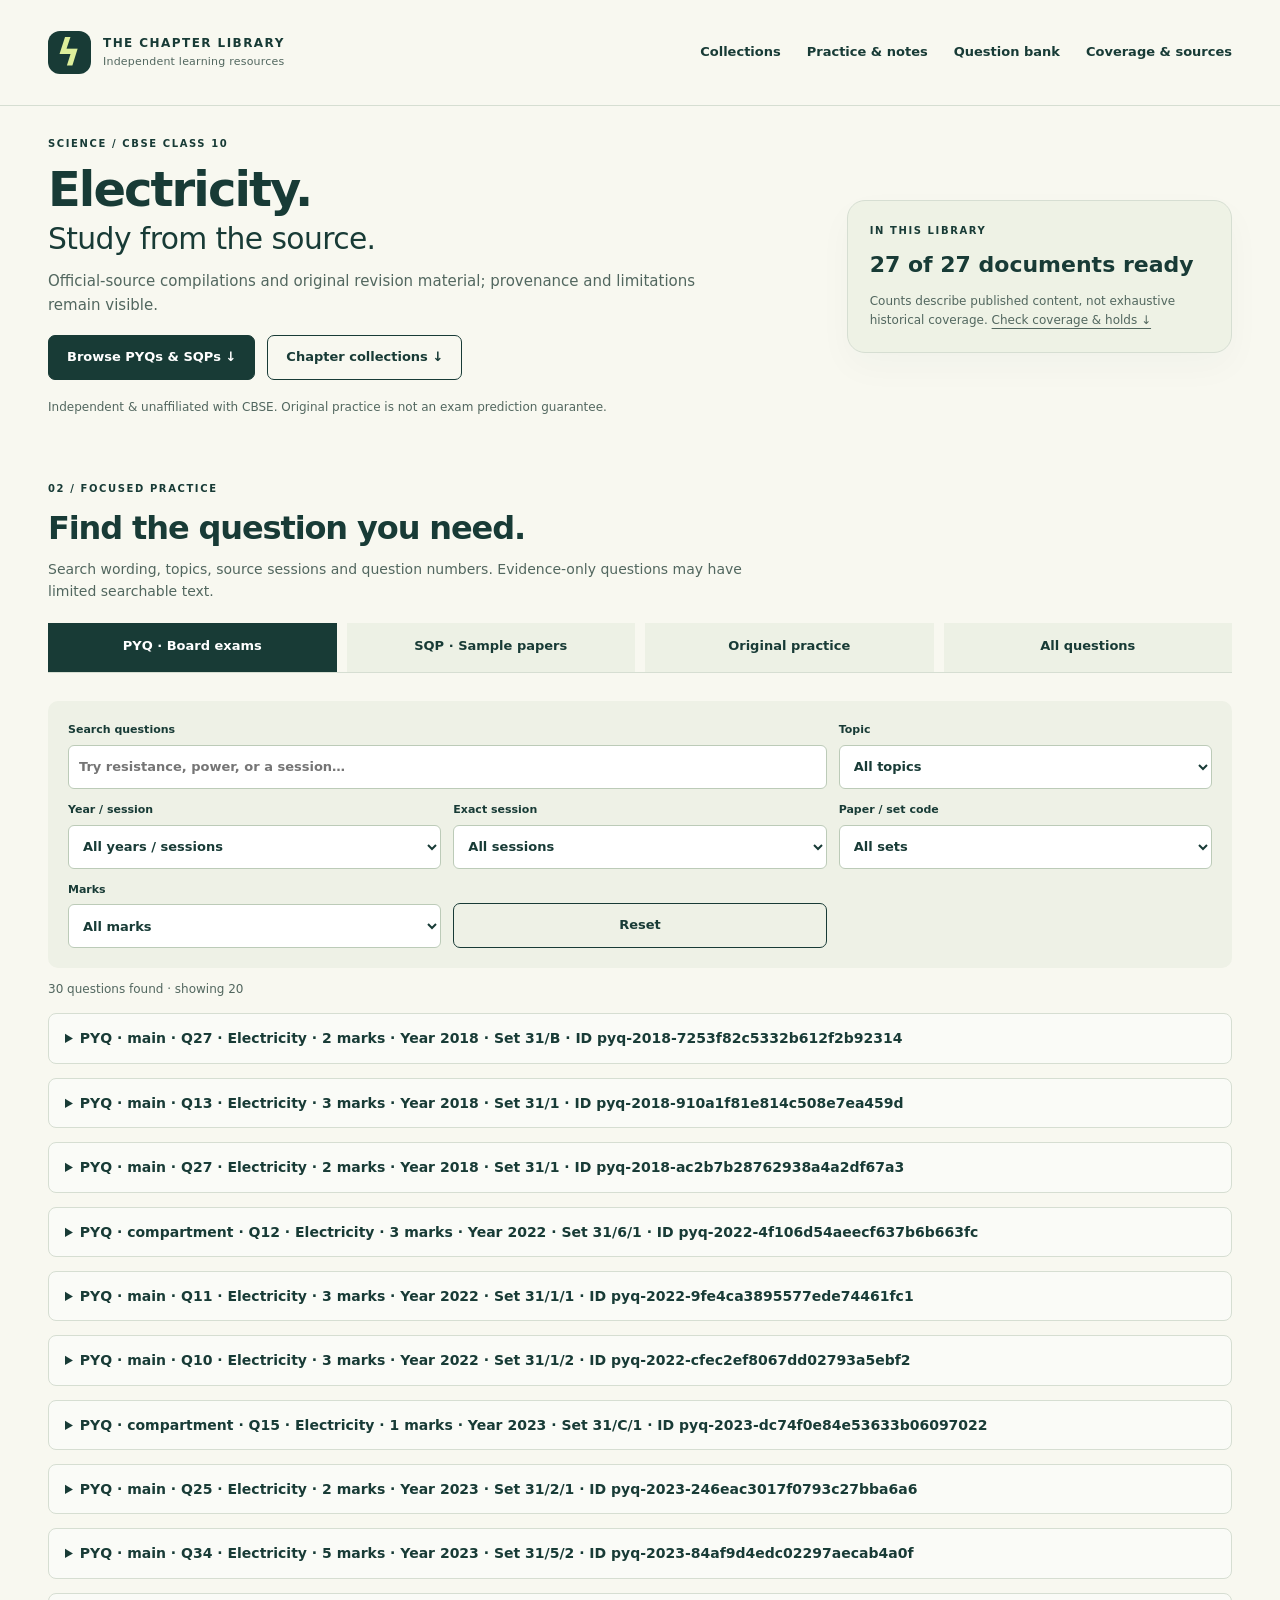
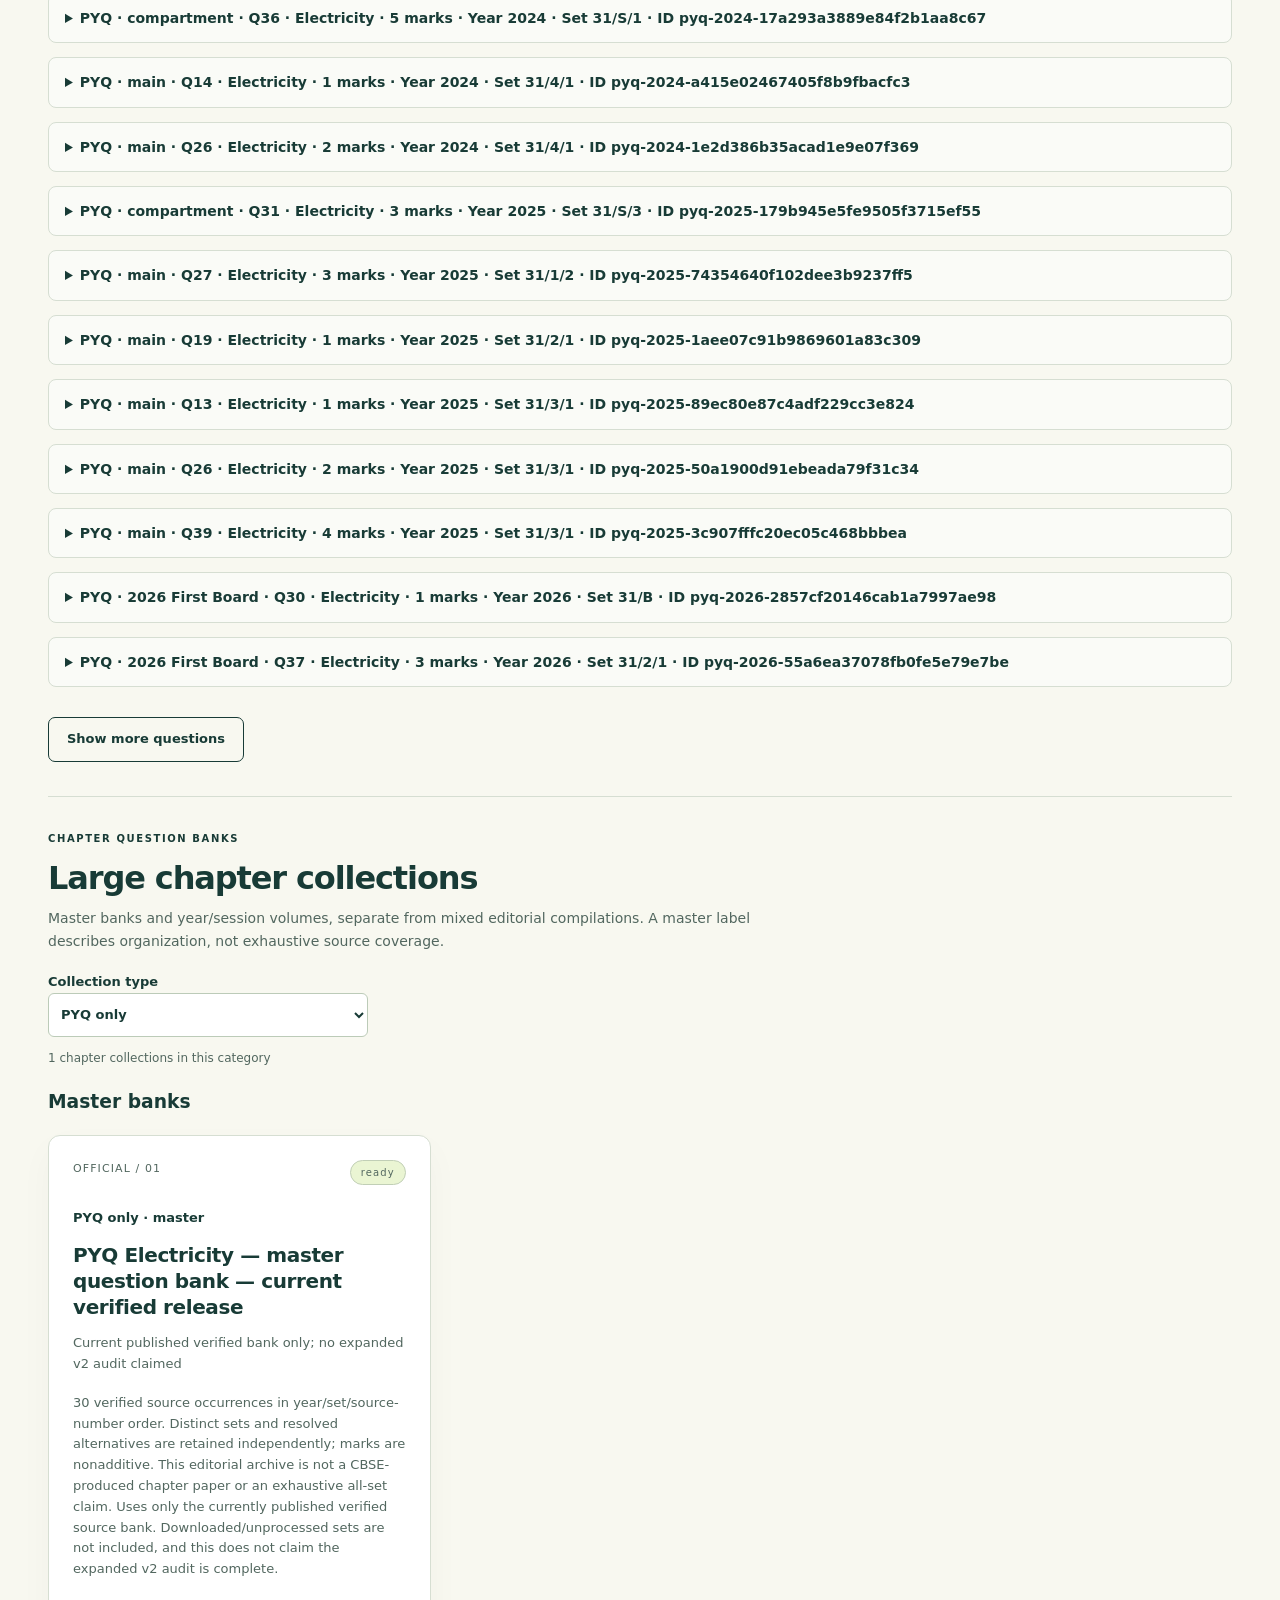
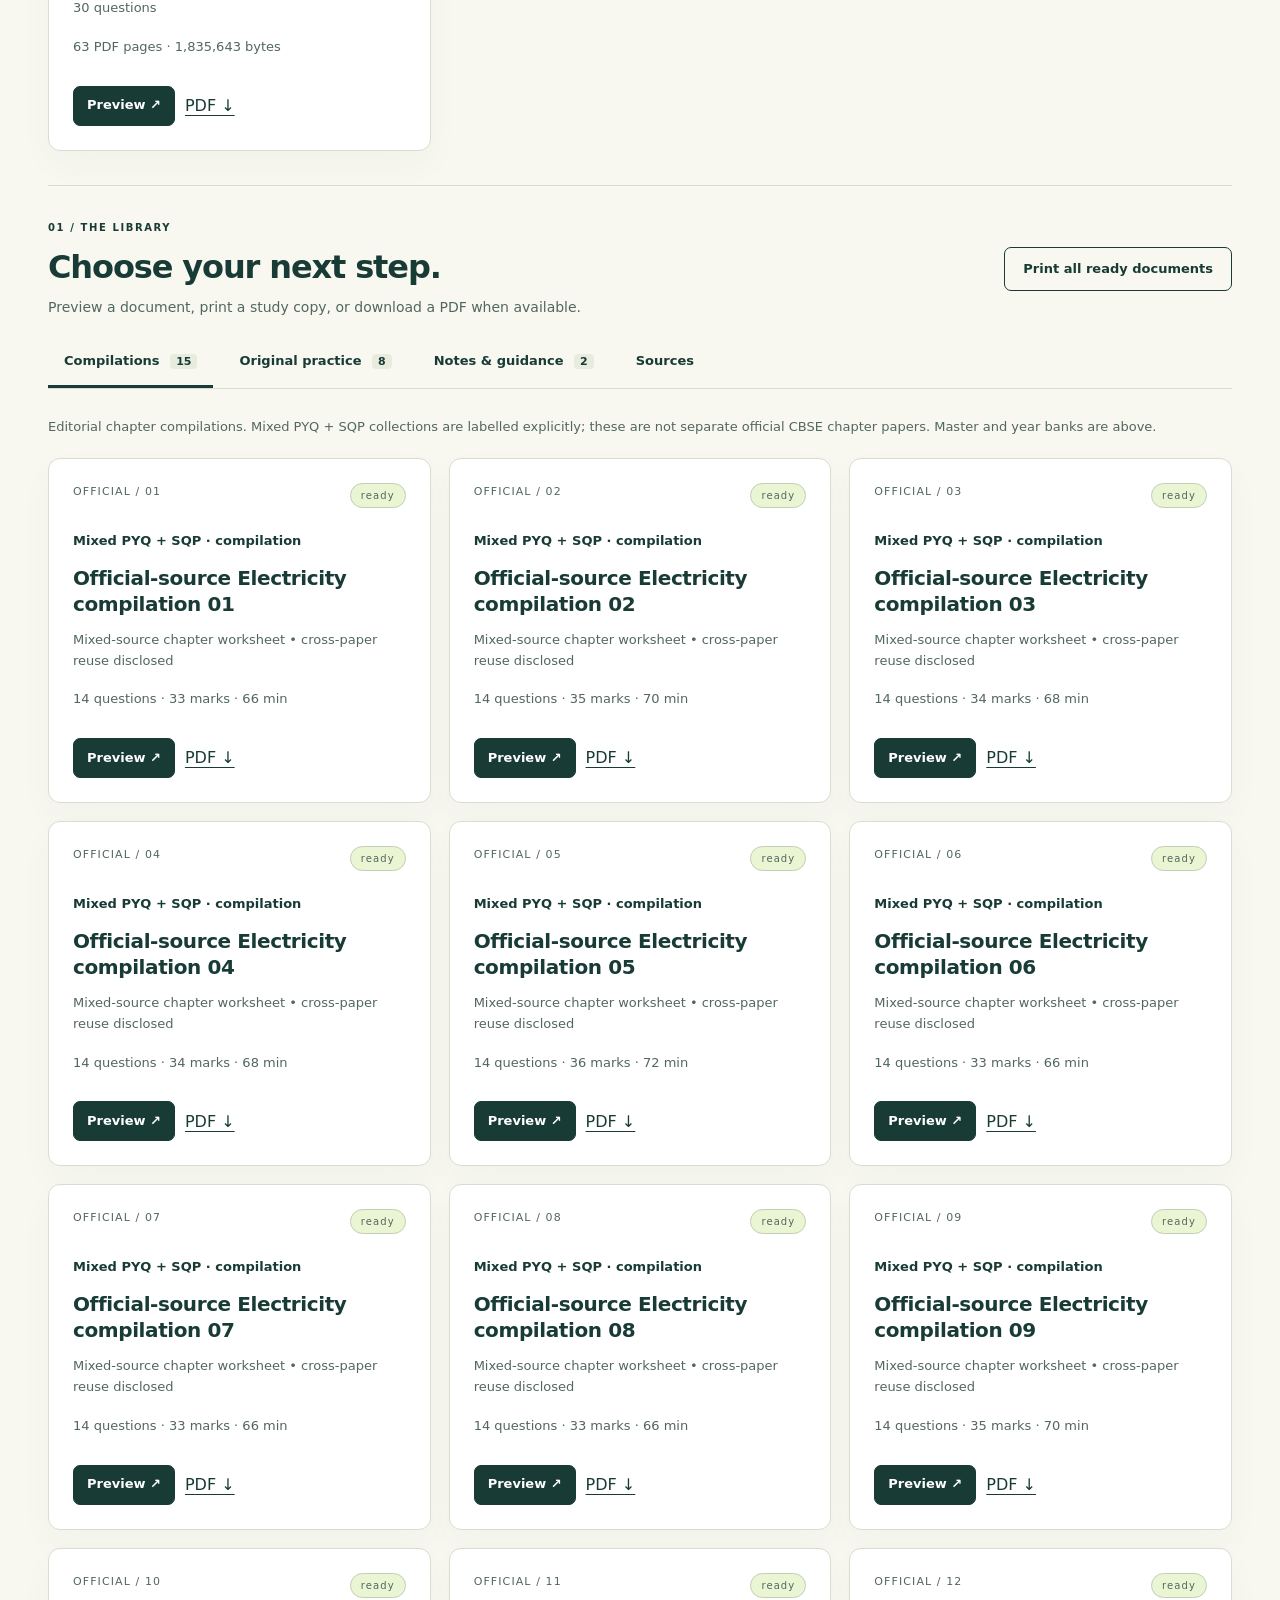
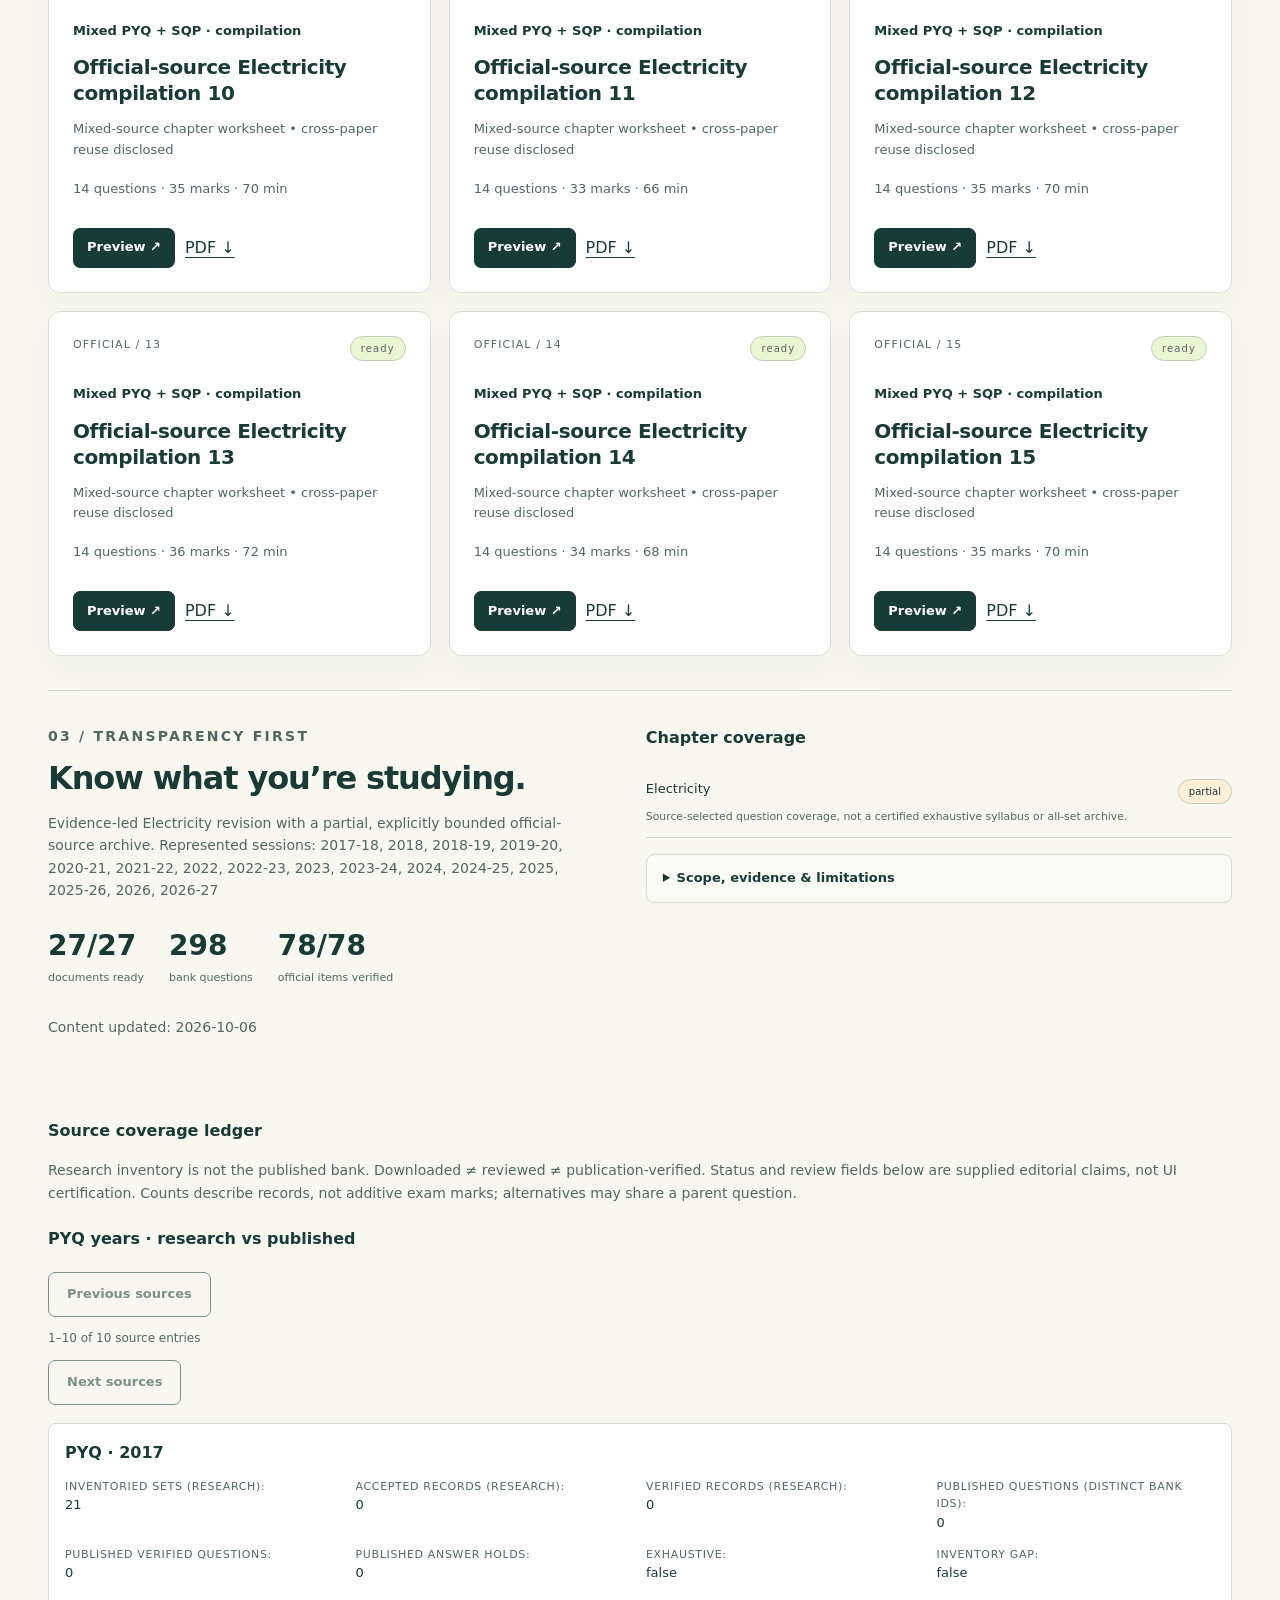
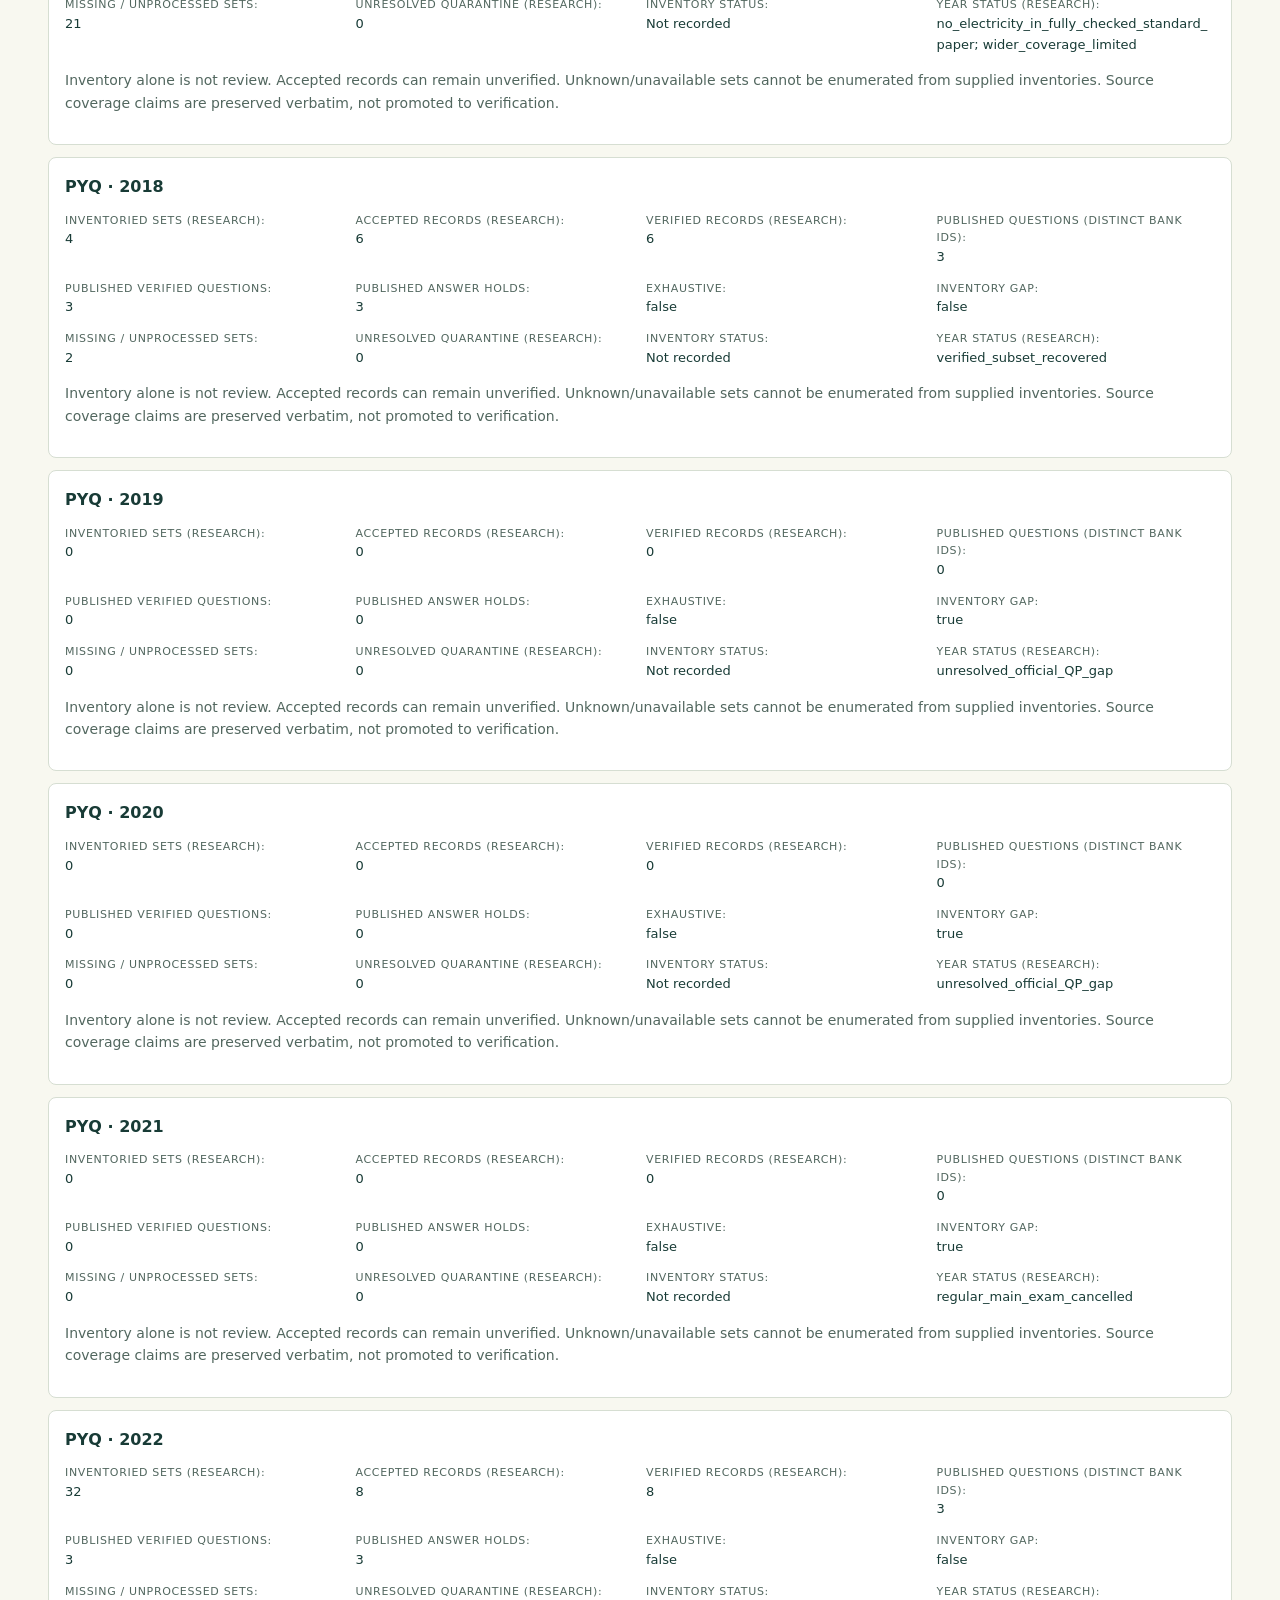
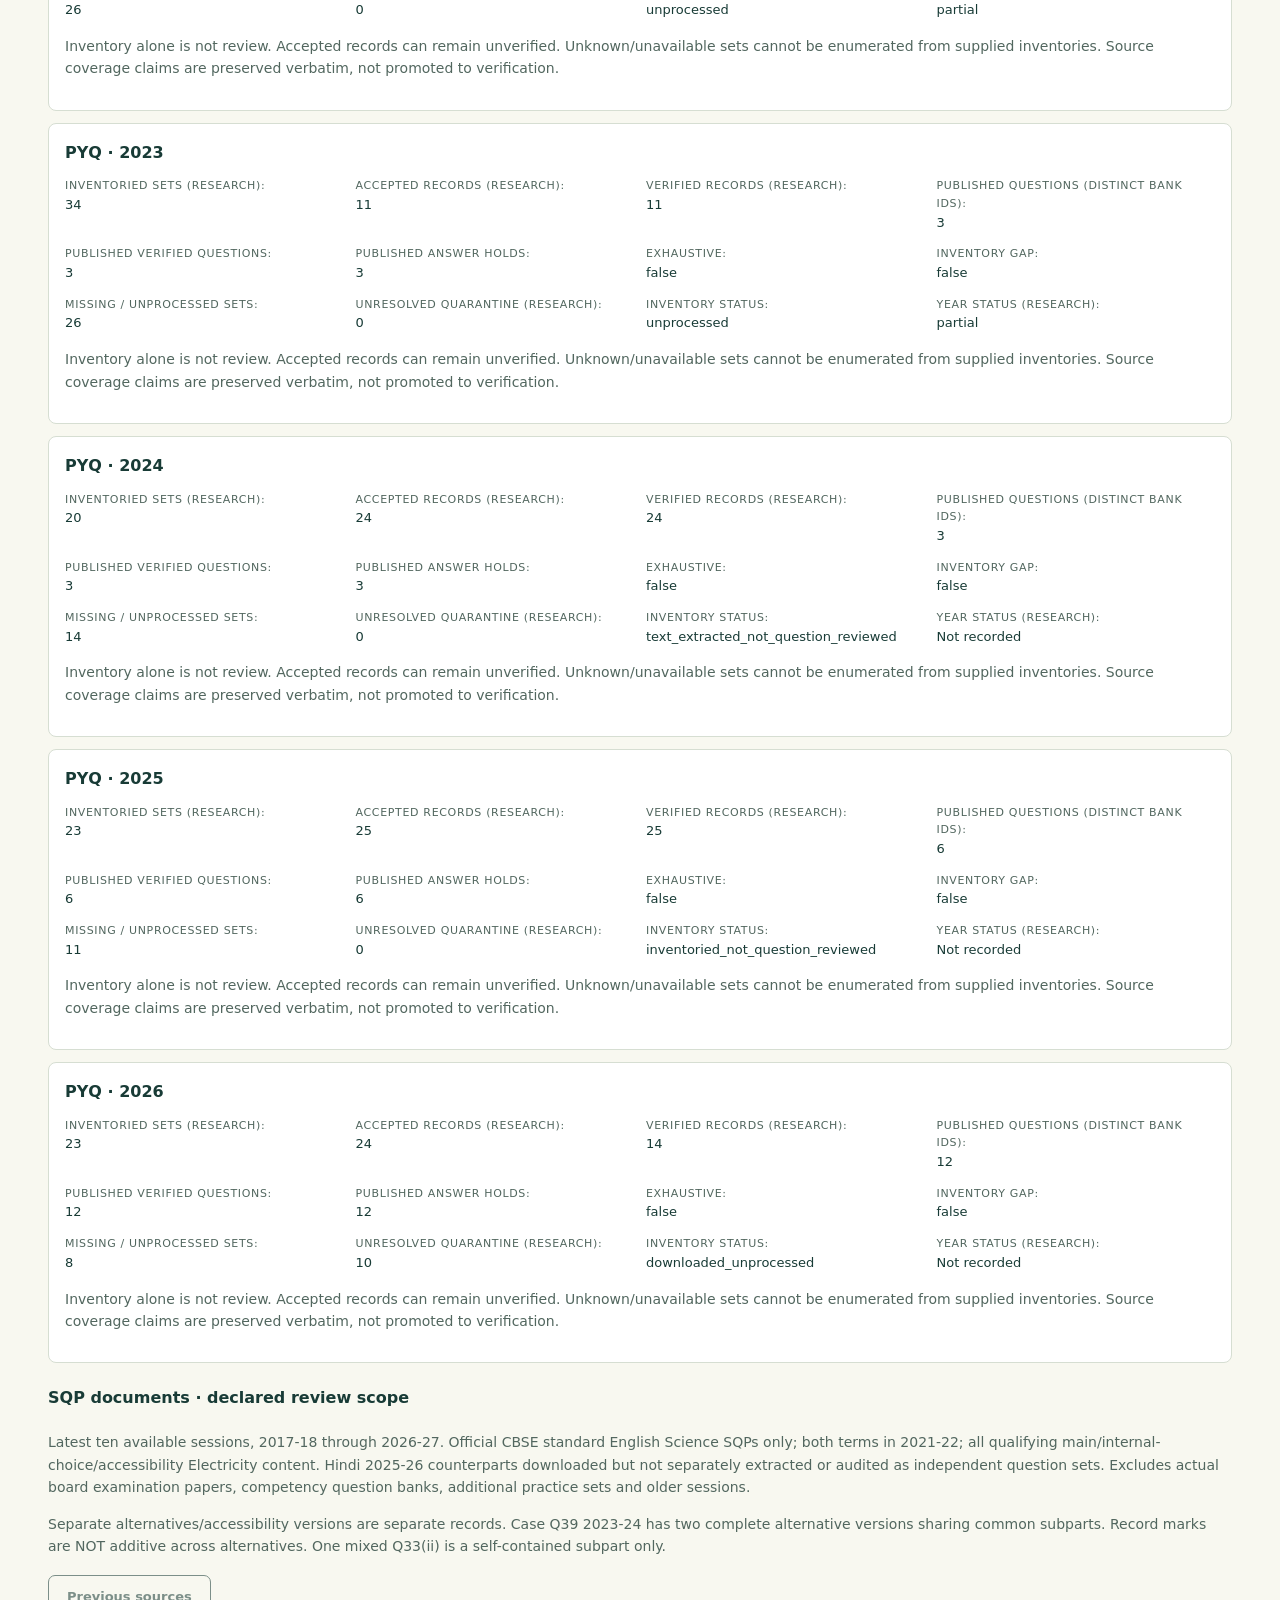
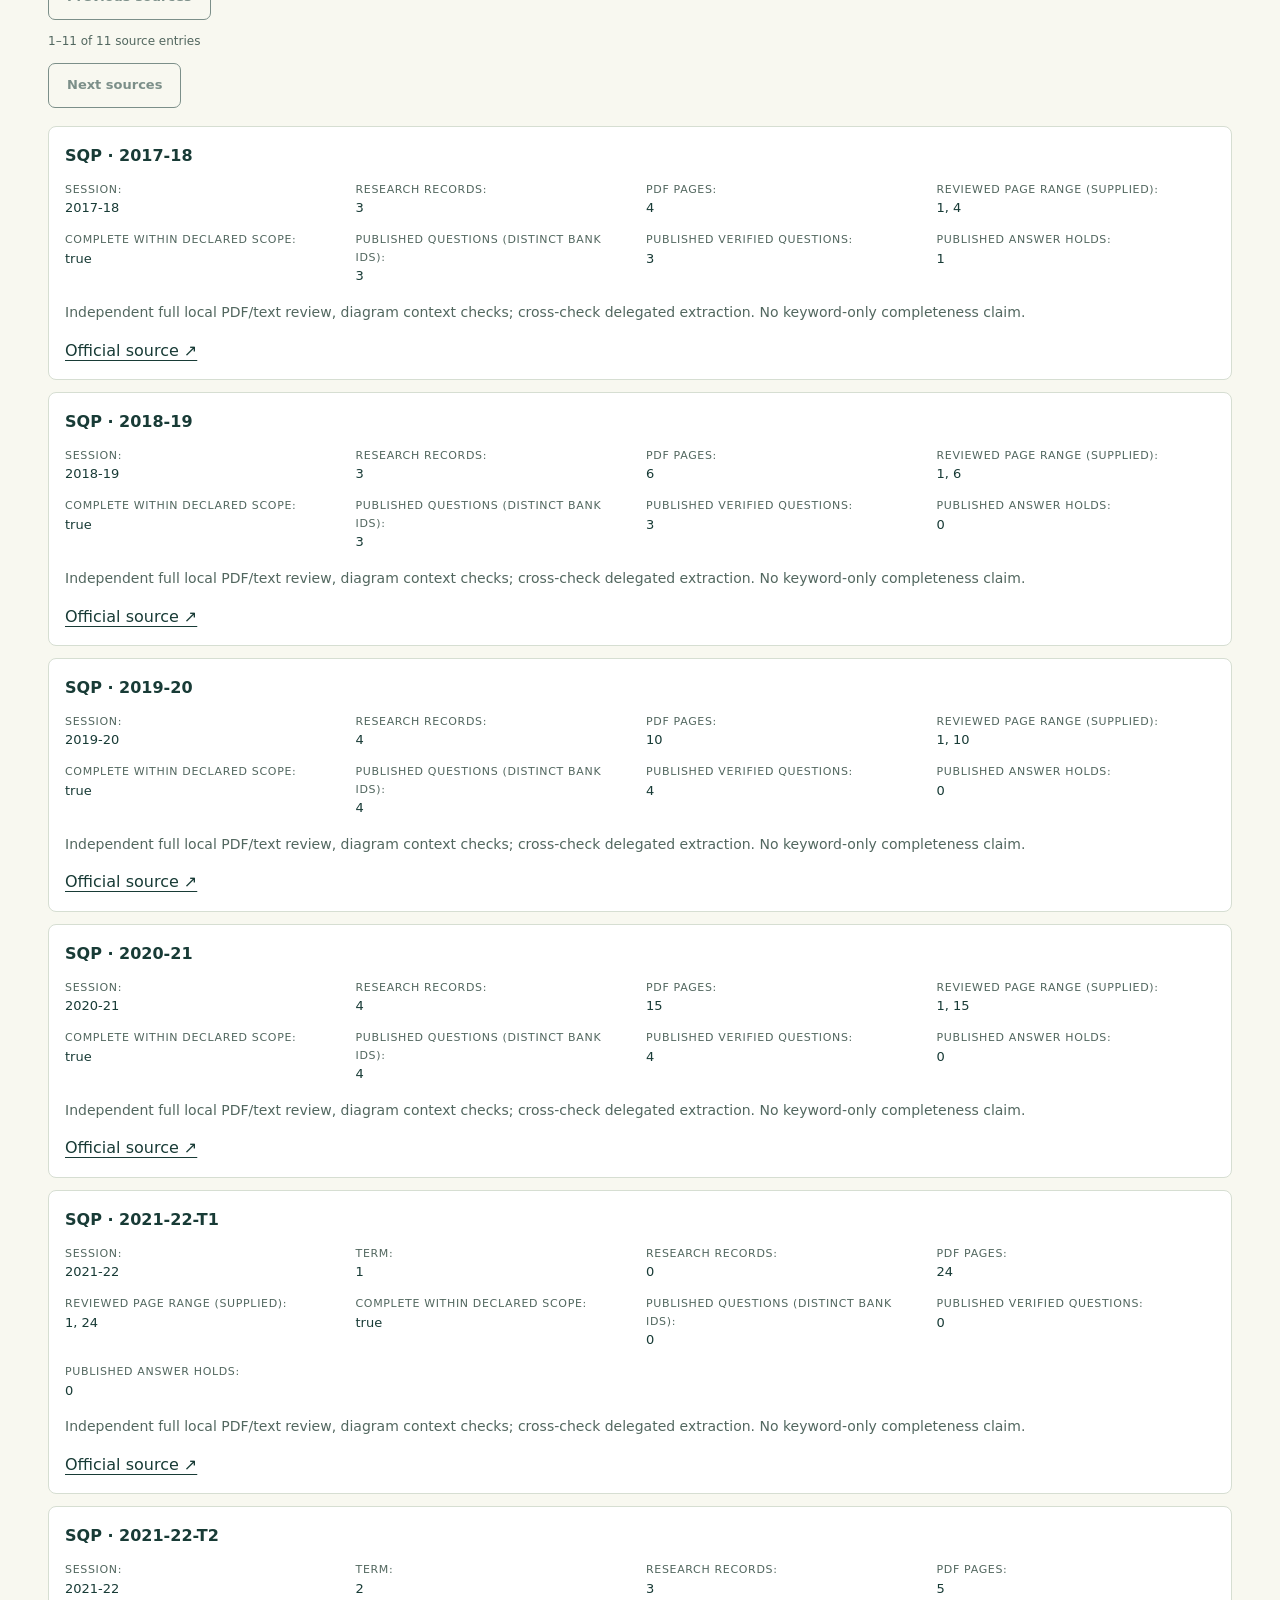
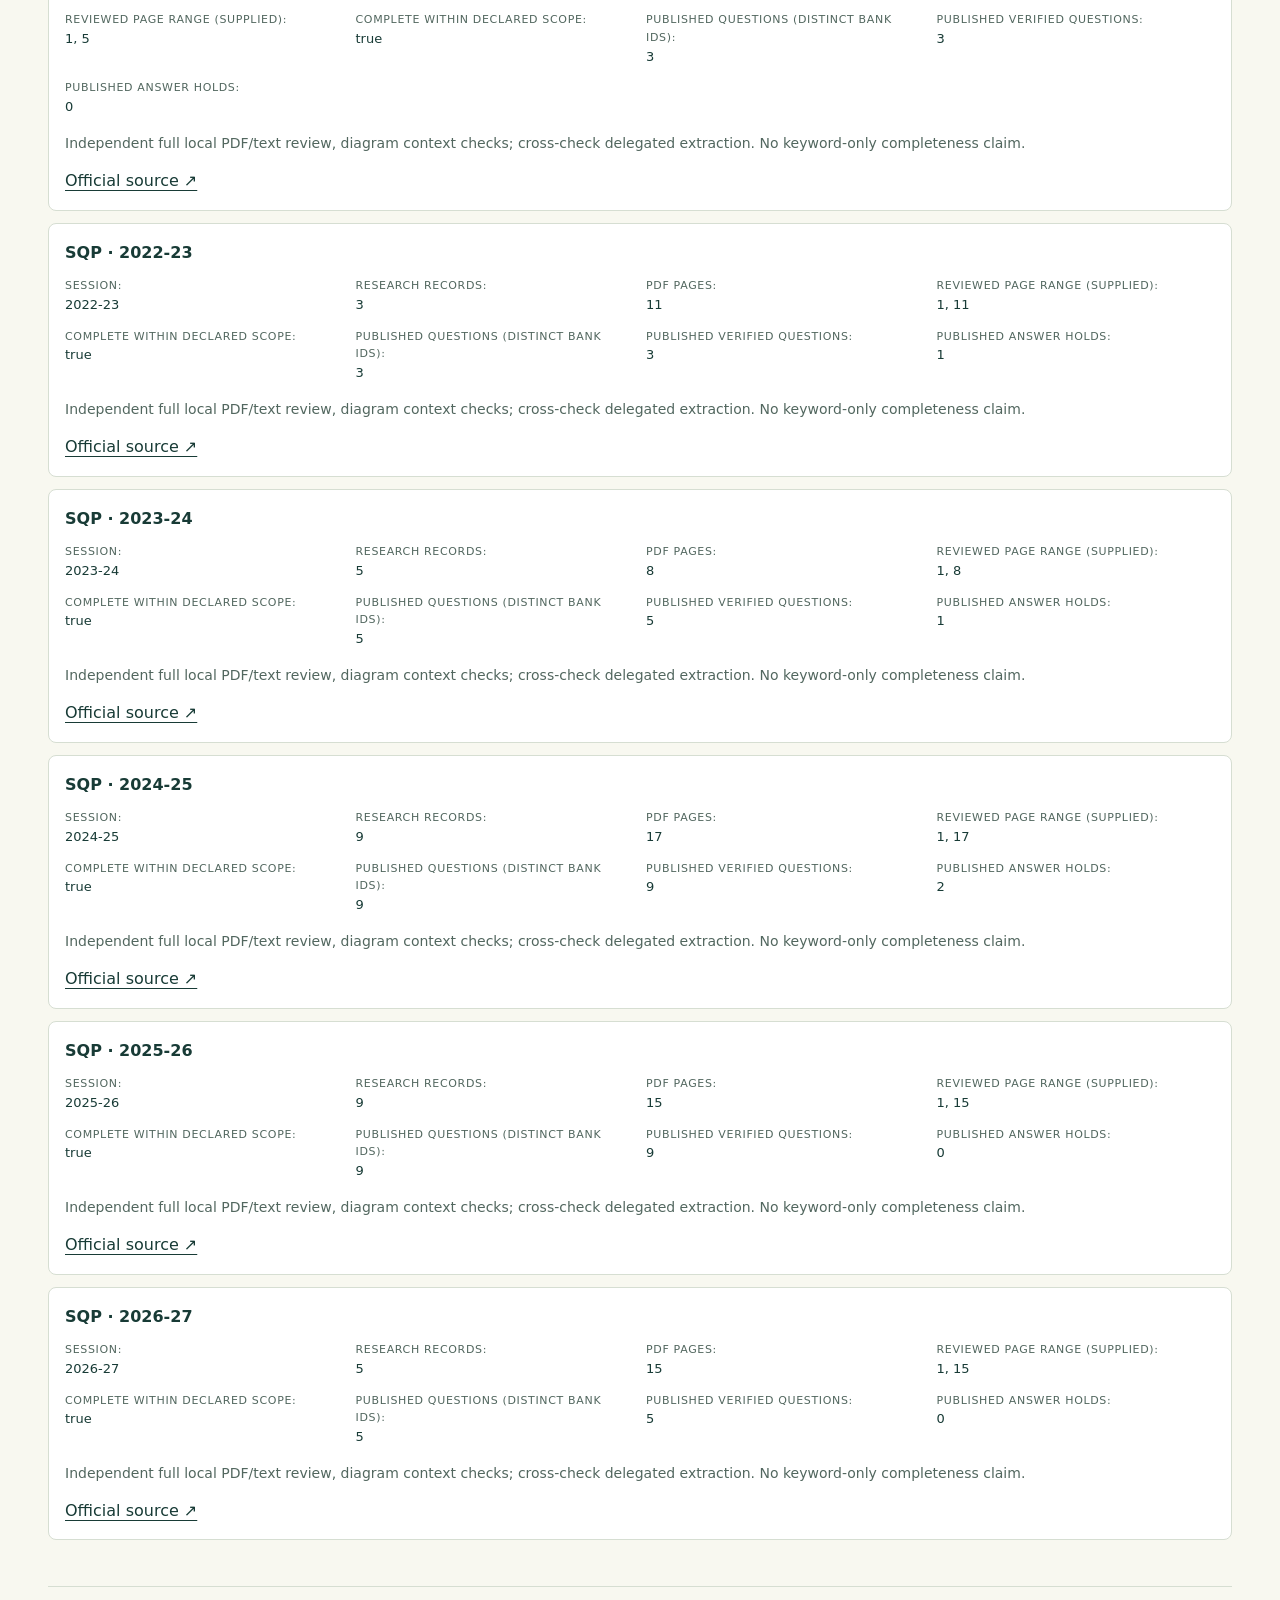
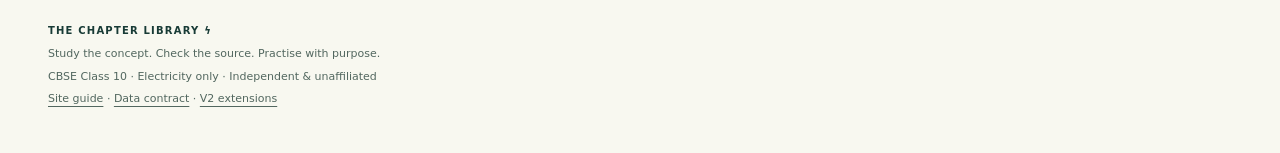
<file: site/index.html>
<!doctype html>
<html lang="en">
<head>
  <meta charset="utf-8">
  <meta name="viewport" content="width=device-width,initial-scale=1">
  <meta name="description" content="Independent, evidence-led CBSE Class 10 Electricity revision: official question compilations, original practice and detailed notes.">
  <meta name="theme-color" content="#153d37">
  <title>Electricity · Class 10 study library</title>
  <link rel="icon" href="favicon.svg" type="image/svg+xml">
  <link rel="stylesheet" href="styles.css">
  <script type="module" src="app.js"></script>
</head>
<body>
<a class="skip" href="#main">Skip to content</a>
<header class="site-header"><a class="brand" href="#library"><span class="brand-icon" aria-hidden="true">ϟ</span><span>THE CHAPTER LIBRARY<small>Independent learning resources</small></span></a><nav aria-label="Main"><a href="#collections">Collections</a><a href="#library">Practice & notes</a><a href="#bank">Question bank</a><a href="#coverage">Coverage & sources</a></nav></header>
<main id="main">
<section class="hero" aria-labelledby="hero-title"><div><p class="eyebrow">SCIENCE / CBSE CLASS 10</p><h1 id="hero-title">Electricity.<span> Study from the source.</span></h1><p id="intro" class="hero-intro">Evidence-led revision, one chapter at a time.</p><div class="hero-actions"><a class="button primary" href="#bank">Browse PYQs & SQPs ↓</a><a class="button secondary" href="#collections">Chapter collections ↓</a></div><p class="hero-foot">Independent & unaffiliated with CBSE. Original practice is not an exam prediction guarantee.</p></div><aside class="study-map" aria-label="Publication status"><p class="eyebrow">IN THIS LIBRARY</p><p id="inventory-summary" role="status">Loading publication status…</p><p class="small">Counts describe published content, not exhaustive historical coverage. <a href="#coverage">Check coverage & holds ↓</a></p></aside></section>
<div id="load-status" role="status" class="notice">Loading the study library…</div>
<section id="bank" class="section bank" aria-labelledby="bank-title"><div class="section-heading"><div><p class="eyebrow">02 / FOCUSED PRACTICE</p><h2 id="bank-title">Find the question you need.</h2><p>Search wording, topics, source sessions and question numbers. Evidence-only questions may have limited searchable text.</p></div></div><div class="tabs bank-tabs" role="tablist" aria-label="Question banks"><button role="tab" id="bank-tab-pyq" data-bank="PYQ" aria-selected="true" aria-controls="bank-panel">PYQ · Board exams</button><button role="tab" id="bank-tab-sqp" data-bank="SQP" aria-selected="false" aria-controls="bank-panel" tabindex="-1">SQP · Sample papers</button><button role="tab" id="bank-tab-original" data-bank="original" aria-selected="false" aria-controls="bank-panel" tabindex="-1">Original practice</button><button role="tab" id="bank-tab-all" data-bank="all" aria-selected="false" aria-controls="bank-panel" tabindex="-1">All questions</button></div><div id="bank-panel" role="tabpanel" aria-labelledby="bank-tab-pyq"><form class="filters" id="search-form" role="search"><label class="search-field">Search questions<input id="search" type="search" placeholder="Try resistance, power, or a session…" autocomplete="off"></label><label>Topic<select id="topic"><option value="">All topics</option></select></label><label>Year / session<select id="year"><option value="">All years / sessions</option></select></label><label>Exact session<select id="session"><option value="">All sessions</option></select></label><label>Paper / set code<select id="paper-code"><option value="">All sets</option></select></label><label>Marks<select id="marks"><option value="">All marks</option></select></label><button class="button secondary" type="reset">Reset</button></form><p id="results-status" role="status" aria-live="polite" class="small"></p><div id="question-results"></div><button id="more-results" class="button secondary" hidden>Show more questions</button></div></section>
<section id="collections" class="section" aria-labelledby="collections-title"><div class="section-heading"><div><p class="eyebrow">CHAPTER QUESTION BANKS</p><h2 id="collections-title">Large chapter collections</h2><p>Master banks and year/session volumes, separate from mixed editorial compilations. A master label describes organization, not exhaustive source coverage.</p></div></div><label class="collection-filter">Collection type<select id="collection-type"><option value="pyq">PYQ only</option><option value="sqp">SQP only</option><option value="mixed">Mixed PYQ + SQP</option><option value="all">All collection types</option></select></label><div id="collections-panel" aria-live="polite"></div></section>
<section id="library" class="section" aria-labelledby="library-title"><div class="section-heading"><div><p class="eyebrow">01 / THE LIBRARY</p><h2 id="library-title">Choose your next step.</h2><p>Preview a document, print a study copy, or download a PDF when available.</p></div><button id="print-all" class="button secondary" disabled>Print all ready documents</button></div><div class="tabs" role="tablist" aria-label="Library categories"><button role="tab" id="tab-official" aria-selected="true" aria-controls="library-panel" data-kind="official">Compilations <span id="count-official">0</span></button><button role="tab" id="tab-practice" aria-selected="false" aria-controls="library-panel" tabindex="-1" data-kind="practice">Original practice <span id="count-practice">0</span></button><button role="tab" id="tab-notes" aria-selected="false" aria-controls="library-panel" tabindex="-1" data-kind="notes">Notes & guidance <span id="count-notes">0</span></button><button role="tab" id="tab-sources" aria-selected="false" aria-controls="library-panel" tabindex="-1" data-kind="sources">Sources</button></div><div role="tabpanel" id="library-panel" aria-labelledby="tab-official" tabindex="0"></div></section>
<section id="reader" class="section reader" aria-labelledby="reader-title" hidden><div class="section-heading"><div><p class="eyebrow">DOCUMENT PREVIEW</p><h2 id="reader-title" tabindex="-1">Document</h2></div><button id="close-reader" class="button secondary">Close preview</button></div><div id="reader-actions" class="reader-actions"></div><div id="pdf-preview"></div><div id="reader-pagination"></div><div id="reader-body"></div></section>

<section id="coverage" class="section coverage" aria-labelledby="coverage-title"><div><p class="eyebrow">03 / TRANSPARENCY FIRST</p><h2 id="coverage-title">Know what you’re studying.</h2><p id="coverage-summary"></p><div id="coverage-counts" class="coverage-counts"></div><p id="updated" class="small"></p></div><div><h3>Chapter coverage</h3><ul id="topic-coverage" class="coverage-list"></ul><details><summary>Scope, evidence & limitations</summary><ul id="limitations"></ul><p>This is an independent study resource, not an official CBSE publication or a complete archive. Official compilations select Electricity questions from source papers; they are not full Science papers. Original practice is not an assurance of future exam questions.</p><p>Source images preserve original diagrams and mathematical typography. Any transcription is supplementary. Verification labels describe editorial checks, not CBSE endorsement.</p></details></div><div id="source-coverage" class="source-coverage"></div></section>
</main>
<footer><span class="brand-word">THE CHAPTER LIBRARY <span aria-hidden="true">ϟ</span></span><p>Study the concept. Check the source. Practise with purpose.</p><p>CBSE Class 10 · Electricity only · Independent & unaffiliated</p><a href="README.md">Site guide</a> · <a href="CONTRACT.md">Data contract</a> · <a href="V2_CONTRACT.md">V2 extensions</a></footer>
<dialog id="image-dialog" aria-labelledby="zoom-title"><div class="zoom-toolbar"><h2 id="zoom-title">Original evidence</h2><button id="zoom-close" class="button primary" type="button" autofocus>Close · Esc</button><button id="zoom-fit" class="button secondary" type="button">Fit</button><button id="zoom-actual" class="button secondary" type="button">100%</button><button id="zoom-out" class="button secondary" type="button" aria-label="Zoom out">−</button><button id="zoom-in" class="button secondary" type="button" aria-label="Zoom in">+</button><output id="zoom-status" aria-live="polite"></output><a id="zoom-original" target="_blank" rel="noopener noreferrer">Open original ↗</a></div><div id="zoom-viewport" tabindex="0" aria-label="Scrollable original image"><img id="zoom-image" alt=""></div></dialog>
<div id="print-output" aria-hidden="true"></div>
<noscript><div class="notice">JavaScript is required to load the document library and search. Read the <a href="data/content.json">content data</a> or enable JavaScript. No external runtime services are used.</div></noscript>
</body></html>
</file>
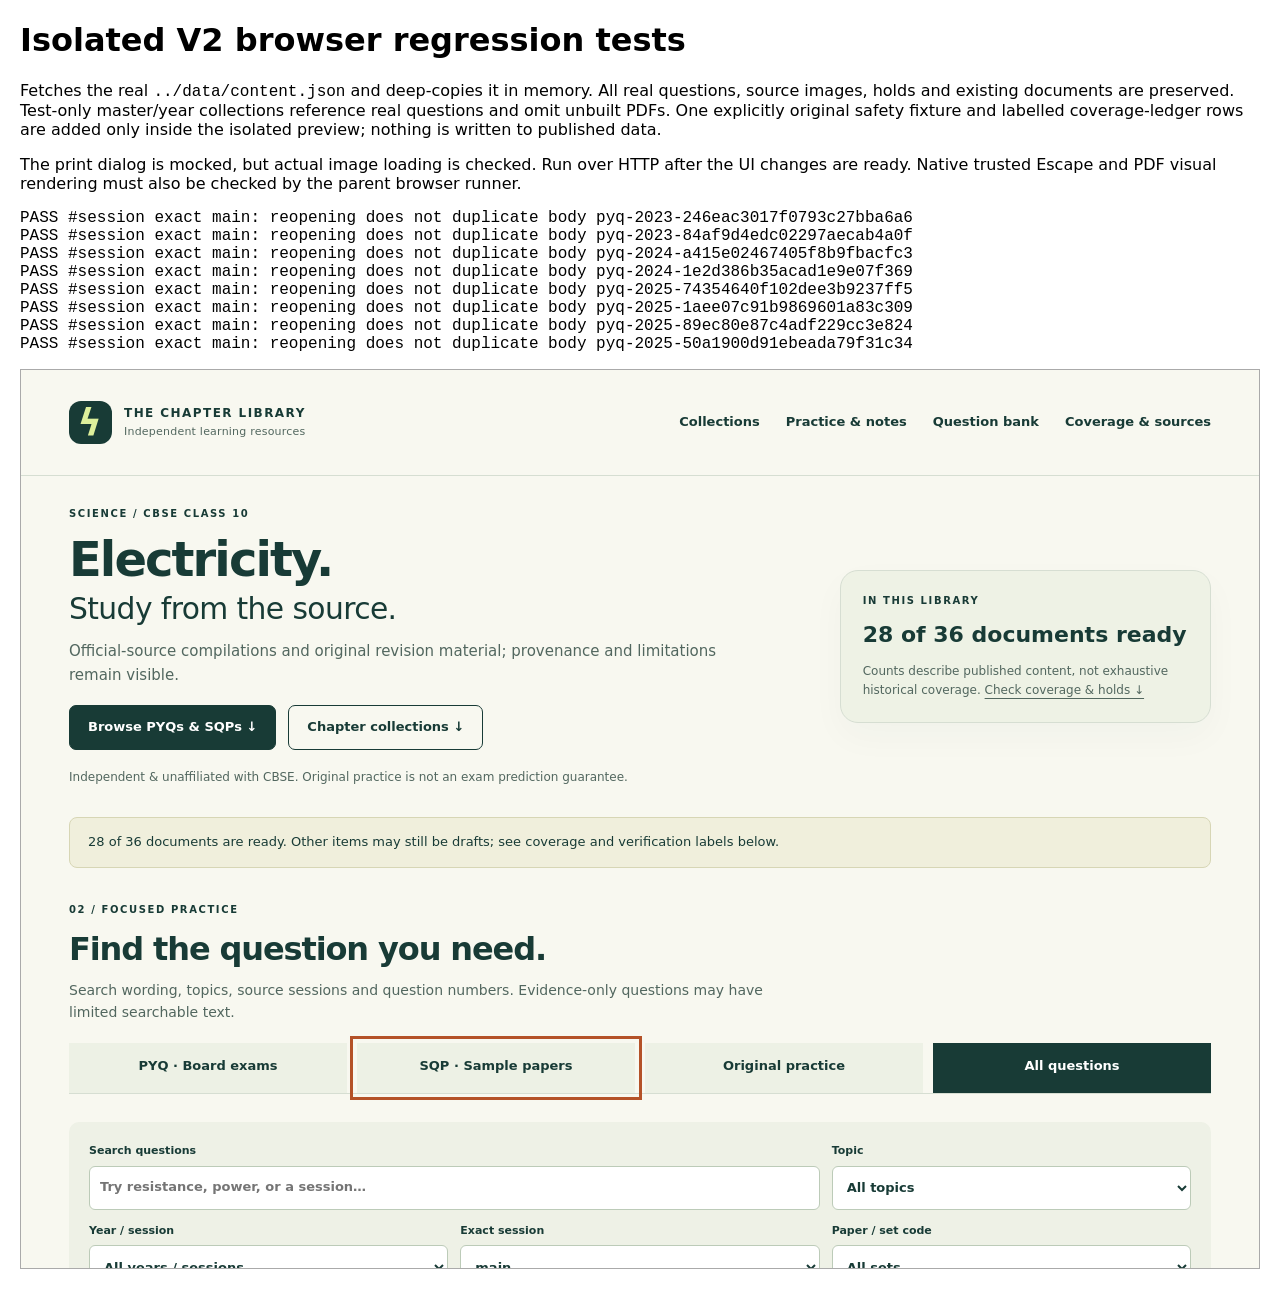
<file: site/tests/browser.html>
<!doctype html>
<html lang="en">
<head>
  <meta charset="utf-8">
  <meta name="viewport" content="width=device-width,initial-scale=1">
  <title>Electricity V2 UI test harness — not study content</title>
  <style>
    body{font:16px system-ui;margin:20px}iframe{box-sizing:border-box;width:100%;height:900px;border:1px solid #aaa}pre{white-space:pre-wrap;overflow-wrap:anywhere}button{padding:10px}
  </style>
</head>
<body>
  <h1>Isolated V2 browser regression tests</h1>
  <p>Fetches the real <code>../data/content.json</code> and deep-copies it in memory. All real questions, source images, holds and existing documents are preserved. Test-only master/year collections reference real questions and omit unbuilt PDFs. One explicitly original safety fixture and labelled coverage-ledger rows are added only inside the isolated preview; nothing is written to published data.</p>
  <p>The print dialog is mocked, but actual image loading is checked. Run over HTTP after the UI changes are ready. Native trusted Escape and PDF visual rendering must also be checked by the parent browser runner.</p>
  <pre id="result" role="status" aria-live="polite" data-status="running">Running…</pre>
  <iframe id="site" title="Test-only library preview"></iframe>
  <script type="module" src="browser-tests.mjs"></script>
</body>
</html>
</file>
<file: site/styles.css>
:root{--ink:#183b36;--muted:#52675f;--paper:#f8f8f0;--white:#fff;--line:#d6ded2;--lime:#ddef9b;--orange:#b45228;--shadow:0 14px 35px #183b3608;font-family:Inter,ui-sans-serif,system-ui,-apple-system,BlinkMacSystemFont,"Segoe UI",sans-serif;color:var(--ink);background:var(--paper);line-height:1.6;font-synthesis:none}*{box-sizing:border-box}html{scroll-behavior:smooth;scroll-padding-top:28px}body{margin:0}button,input,select{font:inherit}button,a,input,select,summary{-webkit-tap-highlight-color:transparent}a{color:inherit;text-underline-offset:4px}button{cursor:pointer}button:disabled{cursor:not-allowed;opacity:.55}button:focus-visible,a:focus-visible,input:focus-visible,select:focus-visible,summary:focus-visible,[tabindex]:focus-visible{outline:3px solid #b45228;outline-offset:4px}button{color:var(--ink)}[hidden]{display:none!important}.site-header,main,footer{max-width:1280px;margin:auto;padding-inline:48px}.site-header{height:106px;display:flex;align-items:center;justify-content:space-between;border-bottom:1px solid var(--line);gap:30px}.brand{display:flex;align-items:center;gap:12px;text-decoration:none;font-size:12px;font-weight:800;letter-spacing:.12em}.brand-icon{background:var(--ink);color:var(--lime);border-radius:12px;width:43px;height:43px;text-align:center;font-size:37px;line-height:43px}.brand small{display:block;font-weight:400;font-size:11px;letter-spacing:.02em;color:var(--muted)}nav{display:flex;gap:26px;font-size:13px;font-weight:600}nav a{text-decoration:none}nav a:hover{text-decoration:underline}.hero{display:grid;grid-template-columns:1.2fr 1fr;gap:65px;padding:76px 0 64px;align-items:center}.eyebrow{font-size:10px;letter-spacing:.16em;font-weight:800;margin:0 0 20px}.hero h1{font-size:clamp(42px,5.4vw,68px);line-height:1.06;letter-spacing:-.06em;margin:0 0 26px;font-weight:780}.hero h1 span{font-weight:420}.hero-intro{font-size:18px;max-width:430px;color:var(--muted)}.hero-actions{display:flex;align-items:center;gap:24px;flex-wrap:wrap;margin:30px 0 26px}.button{border:1px solid var(--ink);border-radius:7px;min-height:44px;display:inline-flex;gap:25px;align-items:center;justify-content:center;padding:11px 18px;font-size:13px;text-decoration:none;font-weight:650;transition:background .15s,transform .15s}.button:hover:not(:disabled){transform:translateY(-1px)}.primary{background:var(--ink);color:white}.primary:hover{background:#28574c}.secondary{background:transparent}.secondary:hover{background:#e9efde}.text-link{font-size:13px;font-weight:600}.hero-foot,.small{font-size:12px;color:var(--muted)}.study-map{border:1px solid var(--line);border-radius:18px;background:#eef2e5;padding:27px;box-shadow:var(--shadow)}.map-top{display:flex;gap:10px;align-items:center;justify-content:space-between}.map-top .eyebrow{margin:0;font-size:9px}.pill,.badge{font-size:10px;border-radius:30px;padding:4px 10px;border:1px solid #c1cfb6;display:inline-block;line-height:1.5}.pill{background:var(--lime);white-space:nowrap}.target-row{display:flex;gap:23px;border-bottom:1px solid #d0d9c7;padding:20px 0;align-items:center}.target-row strong{font-size:43px;line-height:1.1;font-weight:450;letter-spacing:-.05em}.target-row div{font-weight:650;font-size:15px}.target-row small{display:block;color:var(--muted);font-size:11px;font-weight:400;margin-top:3px}.map-bottom{display:flex;align-items:center;gap:9px;font-size:12px;font-weight:650;margin-top:22px}.status-dot{width:7px;height:7px;border-radius:50%;background:var(--orange)}.study-map>.small{font-size:10px;margin-bottom:0}.notice{background:#f0efdc;border:1px solid #d7d6b5;border-radius:8px;padding:14px 18px;font-size:13px}.notice.error{color:#842d23;background:#fff0e9}.section{padding:55px 0;border-bottom:1px solid var(--line)}.section-heading{display:flex;align-items:center;justify-content:space-between;gap:24px;margin-bottom:26px}.section .eyebrow{margin-bottom:12px}.section h2{font-size:32px;letter-spacing:-.035em;font-weight:600;margin:0 0 10px;line-height:1.2}.section-heading p:not(.eyebrow){color:var(--muted);font-size:14px;margin:0;max-width:720px}.tabs{display:flex;gap:10px;border-bottom:1px solid var(--line);margin-bottom:28px;overflow-x:auto}.tabs button{border:0;background:none;white-space:nowrap;font-size:13px;font-weight:650;padding:13px 16px;border-bottom:3px solid transparent}.tabs button[aria-selected=true]{border-bottom-color:var(--ink)}.tabs span{margin-left:6px;padding:1px 6px;border-radius:4px;background:#e8ecdf;font-size:11px}.cards{display:grid;grid-template-columns:repeat(3,1fr);gap:18px}.card{background:white;border:1px solid var(--line);border-radius:12px;padding:24px;display:flex;flex-direction:column;box-shadow:var(--shadow);min-width:0}.card .card-number{font-size:11px;letter-spacing:.1em;color:var(--muted);margin-bottom:18px;display:flex;justify-content:space-between;gap:10px}.card h3{font-size:20px;line-height:1.3;margin:0 0 8px;letter-spacing:-.02em}.card p{font-size:13px;color:var(--muted);margin-top:5px}.card .card-actions{margin-top:auto;padding-top:15px;display:flex;flex-wrap:wrap;align-items:center;gap:10px}.card .button{padding:8px 13px;min-height:40px}.badge.ready,.badge.covered{background:#eaf5d3}.badge.draft,.badge.partial{background:#fff0d7}.empty{border:1px dashed #b8c8b5;background:#f0f3e8;border-radius:12px;padding:40px;max-width:100%;text-align:center}.empty .empty-symbol{font-size:28px;color:#738364}.empty h3{font-size:19px;margin:10px 0}.empty p{max-width:610px;margin:0 auto 10px;color:var(--muted);font-size:14px}.reader{border:1px solid #b7c9b0;padding:30px;margin-top:36px;border-radius:12px;background:#fff}.reader-actions{display:flex;gap:16px;align-items:center;flex-wrap:wrap;margin:0 0 25px}.reader-actions label{font-size:13px}.doc-header{padding-bottom:24px;border-bottom:1px solid var(--line);margin-bottom:24px}.doc-header h2{margin-top:12px}.doc-label{font-size:12px;font-weight:700;text-transform:uppercase;letter-spacing:.08em}.doc-section{margin:26px 0}.doc-section h3{font-size:21px;margin-bottom:12px}.prose{white-space:pre-wrap;overflow-wrap:anywhere}.question{padding:24px 0;border-bottom:1px solid var(--line)}.question-top{display:flex;gap:10px;align-items:center;flex-wrap:wrap;font-size:12px;color:var(--muted);margin-bottom:12px}.question h3{margin:0;font-size:16px;color:var(--ink)}.question p{margin:10px 0}.evidence{margin:20px 0}.evidence img{display:block;max-width:100%;height:auto;border:1px solid #ddd;border-radius:4px;background:white}.evidence figcaption{font-size:11px;color:var(--muted);margin-top:6px;overflow-wrap:anywhere}.missing-image{border:1px dashed #b45228;padding:15px;color:#842d23;font-size:13px}details{border:1px solid var(--line);border-radius:8px;margin:14px 0;background:#fafbf7;padding:0 16px}summary{cursor:pointer;padding:13px 0;font-size:13px;font-weight:650}details[open]{padding-bottom:15px}details>p,details>ul{font-size:13px}details .question{border:0;padding:0}.source-entry{padding:18px 0;border-bottom:1px solid var(--line);font-size:13px;overflow-wrap:anywhere}.source-entry h4{font-size:14px;margin:0 0 8px}.source-grid{display:grid;grid-template-columns:repeat(3,minmax(0,1fr));gap:12px;margin:12px 0}.source-grid dt{font-size:10px;text-transform:uppercase;letter-spacing:.06em;color:var(--muted)}.source-grid dd{margin:0;font-size:12px}.source-links{display:flex;flex-wrap:wrap;gap:8px 20px}.warning{background:#fff2db;border-left:3px solid #b76c23;padding:10px 12px;font-size:12px}.filters{display:grid;grid-template-columns:2.1fr 1.2fr 1.2fr .75fr auto;align-items:end;gap:12px;padding:20px;background:#eef1e6;border-radius:10px}.filters label{font-size:11px;font-weight:700;min-width:0}.filters input,.filters select{display:block;width:100%;border:1px solid #bccbb8;background:white;border-radius:6px;padding:10px;font-size:13px;min-height:44px;margin-top:6px;color:var(--ink)}.coverage{display:grid;grid-template-columns:1fr 1.1fr;gap:65px}.coverage p{font-size:14px;color:var(--muted)}.coverage h3{font-size:16px;margin-top:0}.coverage-list{padding:0;list-style:none}.coverage-list li{padding:12px 0;border-bottom:1px solid var(--line);font-size:13px}.coverage-list .topic-line{display:flex;justify-content:space-between;gap:15px}.coverage-list small{display:block;color:var(--muted);margin-top:4px}.coverage-counts{display:flex;gap:25px;margin:28px 0}.coverage-counts strong{display:block;font-size:28px;line-height:1.2}.coverage-counts span{font-size:11px;color:var(--muted)}footer{padding-block:35px 45px;font-size:11px;color:var(--muted)}footer p{margin:5px 0}.brand-word{font-size:10px;font-weight:800;letter-spacing:.12em;color:var(--ink)}.skip{position:absolute;left:15px;top:-80px;background:white;padding:12px;z-index:10}.skip:focus{top:10px}#print-output{display:none}#more-results{margin-top:16px}.source-appendix{margin-top:34px}.category-note{font-size:13px;color:var(--muted);margin-bottom:20px}
@media(max-width:1000px){.site-header,main,footer{padding-inline:28px}.hero{gap:32px}.cards{grid-template-columns:repeat(2,1fr)}.filters{grid-template-columns:repeat(3,1fr)}.search-field{grid-column:span 2}.coverage{gap:32px}.map-top{flex-wrap:wrap}}
@media(max-width:700px){.site-header,main,footer{padding-inline:20px}.site-header{height:auto;min-height:100px;align-items:flex-start;flex-direction:column;padding-block:20px;gap:18px}nav{width:100%;justify-content:space-between;gap:12px;font-size:12px}.hero{grid-template-columns:1fr;padding-top:42px;gap:30px}.hero h1{font-size:52px}.hero-intro{font-size:16px}.hero-actions{gap:20px}.study-map{padding:22px}.map-top{flex-wrap:nowrap}.section{padding-block:38px}.section-heading{align-items:flex-start;flex-direction:column;gap:16px}.section h2{font-size:28px}.cards{grid-template-columns:1fr}.tabs{gap:0;margin-inline:-4px}.tabs button{padding-inline:12px}.coverage{grid-template-columns:1fr;gap:25px}.filters{grid-template-columns:1fr 1fr;padding:16px}.search-field{grid-column:1/-1}.filters .button{width:100%}.reader{padding:20px;margin-inline:-8px}.source-grid{grid-template-columns:repeat(2,minmax(0,1fr))}.empty{padding:28px 20px}.coverage-counts{gap:18px}.card{padding:22px}}
@media(prefers-reduced-motion:reduce){html{scroll-behavior:auto}*{transition:none!important}}
@media print{@page{size:A4;margin:15mm}body{background:white;color:#111;font-family:Arial,sans-serif;font-size:10pt;line-height:1.45}body>*:not(#print-output){display:none!important}#print-output{display:block!important}#print-output .print-document{break-before:page}#print-output .print-document:first-child{break-before:auto}#print-output h1{font-size:22pt;line-height:1.2}#print-output h2{font-size:17pt}#print-output h3{font-size:12pt}#print-output details{border:0;padding:0;background:white}#print-output summary{display:none}#print-output details>*:not(summary){display:block!important}#print-output .question,#print-output .source-entry{break-inside:auto}#print-output .question-top,#print-output h2,#print-output h3,#print-output h4{break-after:avoid}#print-output figure{break-inside:avoid}#print-output img{max-height:230mm;max-width:100%;width:auto;object-fit:contain}#print-output .source-links{display:block}#print-output a{overflow-wrap:anywhere;text-decoration:none}#print-output .source-links a::after{content:" (" attr(href) ")";font-size:8pt}#print-output .source-links a{display:block}#print-output .warning{background:none;border-color:#777}#print-output .doc-header{margin-bottom:15px}#print-output .question{padding:14px 0}#print-output .small{font-size:8pt}}
/* V2: compact entry, separate banks, and evidence-first readers. */
.hero{grid-template-columns:minmax(0,2fr) minmax(220px,1fr);padding:30px 0;gap:28px}.hero h1{font-size:clamp(32px,4vw,48px);margin-bottom:14px;letter-spacing:-.04em}.hero h1 span{display:block;font-size:.62em;letter-spacing:-.02em;margin-top:8px}.hero .eyebrow{margin-bottom:12px}.hero-intro{max-width:680px;font-size:15px}.hero-actions{margin:18px 0;gap:12px}.hero-foot{margin-bottom:0}.study-map{padding:22px}.study-map #inventory-summary{font-size:22px;line-height:1.3;font-weight:650;margin:8px 0}.study-map>.small{font-size:12px}.section{padding-block:34px}.section-heading{margin-bottom:20px}.collection-filter{display:block;max-width:320px;font-size:13px;font-weight:650}.collection-filter select,.pagination select{display:block;width:100%;font:inherit;color:var(--ink);background:white;border:1px solid #bccbb8;border-radius:6px;min-height:44px;padding:8px}.collection-label{font-weight:750;color:var(--ink)!important}.filters{grid-template-columns:repeat(3,minmax(0,1fr))}.filters .search-field{grid-column:span 2}.bank-tabs{flex-wrap:wrap;overflow:visible}.bank-tabs button{white-space:normal;flex:1 1 180px;min-height:48px;background:#edf1e5}.bank-tabs button[aria-selected=true]{background:var(--ink);color:white}.bank-item summary{font-size:14px;overflow-wrap:anywhere}.question-identity{overflow-wrap:anywhere}.reader{padding:24px}.reader .question{font-size:16px}.reader .doc-header h2{font-size:26px}.image-zoom{display:block;width:100%;padding:0;border:0;background:white;cursor:zoom-in;text-align:left;border-radius:4px}.evidence img{width:100%;max-width:100%;height:auto}.evidence figcaption{font-size:12px}.pagination{display:flex;flex-wrap:wrap;align-items:center;gap:12px;margin:18px 0}.pagination label{font-size:12px;min-width:110px}.pagination .small{flex-basis:100%}.source-coverage{grid-column:1/-1;min-width:0}.coverage-record{border:1px solid var(--line);border-radius:8px;padding:16px;margin:12px 0;background:white;overflow-wrap:anywhere}.coverage-record h4{margin:0}.source-coverage .source-grid{grid-template-columns:repeat(4,minmax(0,1fr))}.source-coverage .source-grid dd{font-size:13px}.source-coverage .source-grid dt{font-size:11px}.coverage-counts{flex-wrap:wrap}.coverage>div,.hero>div{min-width:0}#pdf-preview iframe{display:block;width:100%;height:72vh;min-height:320px;border:1px solid var(--line);margin-bottom:20px}#image-dialog{width:100vw;height:100vh;height:100dvh;max-width:none;max-height:none;margin:0;border:0;padding:0;background:#edf1e5;color:var(--ink)}#image-dialog[open]{display:flex;flex-direction:column}#image-dialog::backdrop{background:#122c28dc}.zoom-toolbar{display:flex;flex-shrink:0;flex-wrap:wrap;align-items:center;gap:8px;padding:12px 16px;border-bottom:1px solid var(--line);background:var(--paper)}.zoom-toolbar h2{font-size:15px;margin:0;flex:1 1 65%;overflow-wrap:anywhere}.zoom-toolbar .button{padding:8px 14px;min-height:44px}.zoom-toolbar a,.zoom-toolbar output{font-size:13px}.zoom-toolbar output{min-width:80px}#zoom-viewport{flex:1;min-height:0;overflow:auto;overscroll-behavior:contain;padding:12px}#zoom-image{display:block;max-width:none;height:auto;margin:auto;background:white}.zoom-open{overflow:hidden}
@media(max-width:700px){.site-header{min-height:0;padding-block:16px;gap:14px}.site-header nav{flex-wrap:wrap;justify-content:flex-start;gap:12px 20px}.hero{grid-template-columns:1fr;gap:16px;padding:24px 0}.hero h1{font-size:38px}.study-map{padding:14px 18px}.study-map .eyebrow{margin-bottom:4px}.study-map #inventory-summary{font-size:18px}.study-map>.small{margin-top:6px}.hero-actions .button{flex:1 1 140px}.section h2{font-size:26px}.filters{grid-template-columns:repeat(2,minmax(0,1fr));padding:12px}.filters input,.filters select{font-size:16px;padding:8px}.filters .search-field{grid-column:1/-1}.bank-tabs button{flex-basis:45%;padding:12px 8px}.reader{padding:16px;margin-inline:-8px}.reader-actions{gap:12px}.reader-actions .button{flex:1 1 140px}.source-coverage .source-grid{grid-template-columns:repeat(2,minmax(0,1fr))}.zoom-toolbar{padding:10px}.zoom-toolbar h2{flex-basis:60%}.zoom-toolbar a{flex-basis:100%}.pagination .button{padding-inline:10px}.card .button{min-height:44px}}
@media print{#print-output .image-zoom{width:auto}#print-output .evidence img{width:auto;max-width:100%}}

.special39-group{border:2px solid var(--ink);border-radius:12px;padding:20px;margin:20px 0 28px;background:#edf1e5}.special39-group>h3{font-size:24px;margin:8px 0}.special39-group>.eyebrow{margin:0}@media(max-width:700px){.special39-group{padding:12px}.special39-group>h3{font-size:22px}}
</file>
